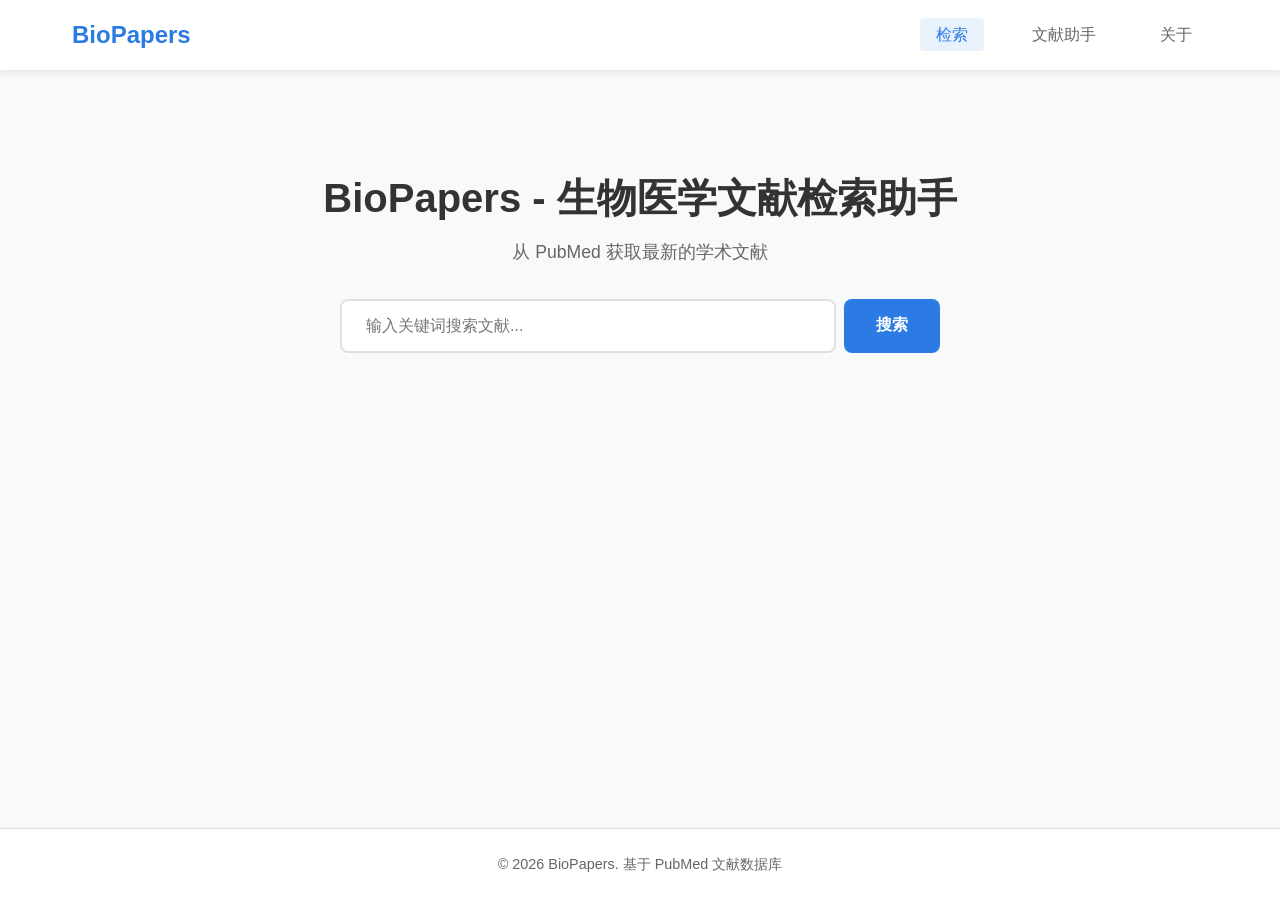
<file: templates/index.html>
<!DOCTYPE html>
<html lang="zh-CN">
<head>
    <meta charset="UTF-8">
    <meta name="viewport" content="width=device-width, initial-scale=1.0">
    <title>BioPapers - 文献检索系统</title>
    <link rel="stylesheet" href="/static/css/style.css">
</head>
<body>
    <nav class="navbar">
        <div class="nav-container">
            <a href="/" class="logo">BioPapers</a>
            <ul class="nav-menu">
                <li><a href="/" class="active">检索</a></li>
                <li><a href="/assistant">文献助手</a></li>
                <li><a href="/about">关于</a></li>
            </ul>
        </div>
    </nav>

    <main class="main-content">
        <section class="search-section">
            <div class="search-container">
                <h1>BioPapers - 生物医学文献检索助手</h1>
                <p class="subtitle">从 PubMed 获取最新的学术文献</p>
                <div class="search-box">
                    <input type="text" id="searchInput" placeholder="输入关键词搜索文献..." autocomplete="off">
                    <button id="searchBtn">搜索</button>
                </div>
            </div>
        </section>

        <section class="results-section" id="resultsSection" style="display: none;">
            <div class="results-header">
                <h2>搜索结果</h2>
                <span id="resultCount"></span>
            </div>
            <div class="results-container">
                <aside class="filter-sidebar">
                    <div class="filter-section">
                        <h3 class="filter-title">发表日期</h3>
                        <div class="date-filter-options">
                            <label class="date-option">
                                <input type="radio" name="dateFilter" value="all" checked>
                                <span>全部</span>
                            </label>
                            <label class="date-option">
                                <input type="radio" name="dateFilter" value="1">
                                <span>近 1 年</span>
                            </label>
                            <label class="date-option">
                                <input type="radio" name="dateFilter" value="5">
                                <span>近 5 年</span>
                            </label>
                            <label class="date-option">
                                <input type="radio" name="dateFilter" value="10">
                                <span>近 10 年</span>
                            </label>
                        </div>
                    </div>
                </aside>
                <div class="results-content">
                    <div id="loading" class="loading" style="display: none;">
                        <div class="spinner"></div>
                        <p>正在检索...</p>
                    </div>
                    <div id="resultsList" class="results-list"></div>
                    <div class="pagination" id="pagination"></div>
                </div>
            </div>
        </section>

        <section class="no-results" id="noResults" style="display: none;">
            <p>未找到相关文献，请尝试其他关键词</p>
        </section>
    </main>

    <footer class="footer">
        <p>&copy; 2026 BioPapers. 基于 PubMed 文献数据库</p>
    </footer>

    <script src="/static/js/app.js"></script>
</body>
</html>
</file>
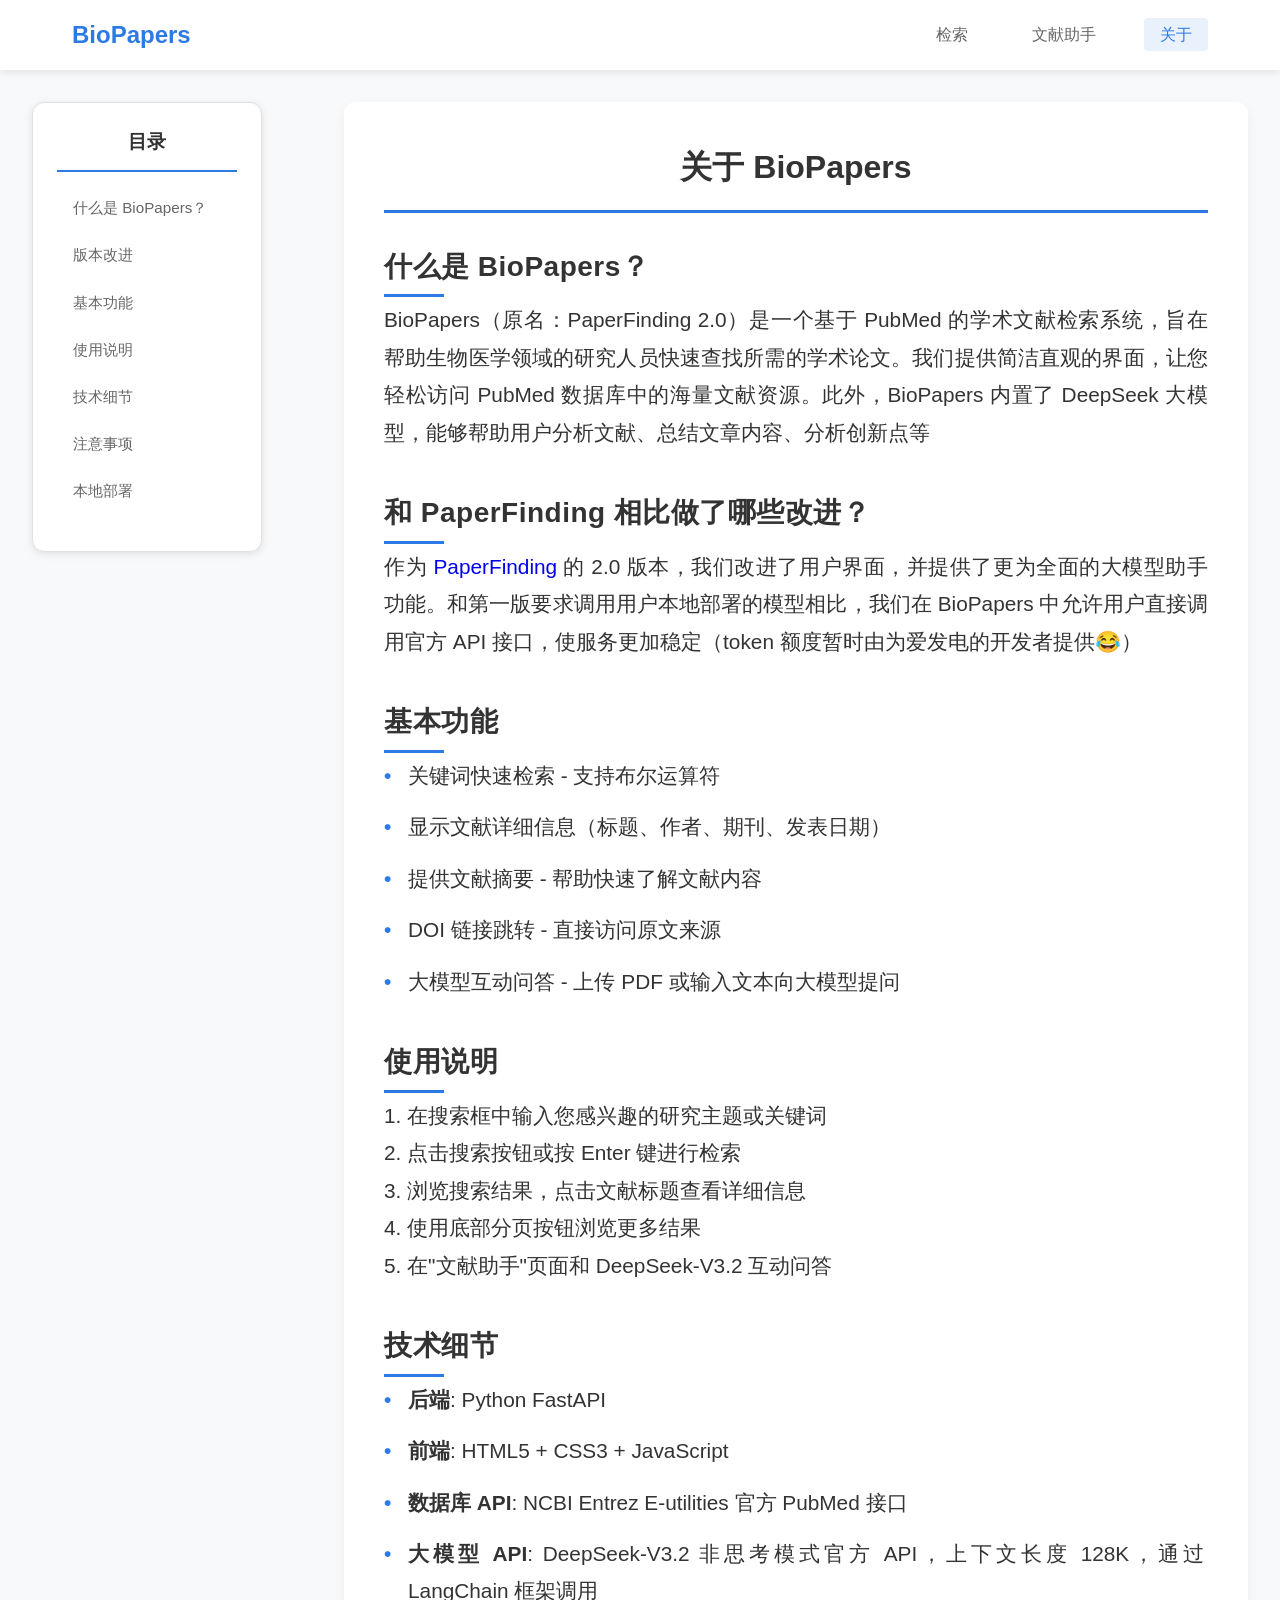
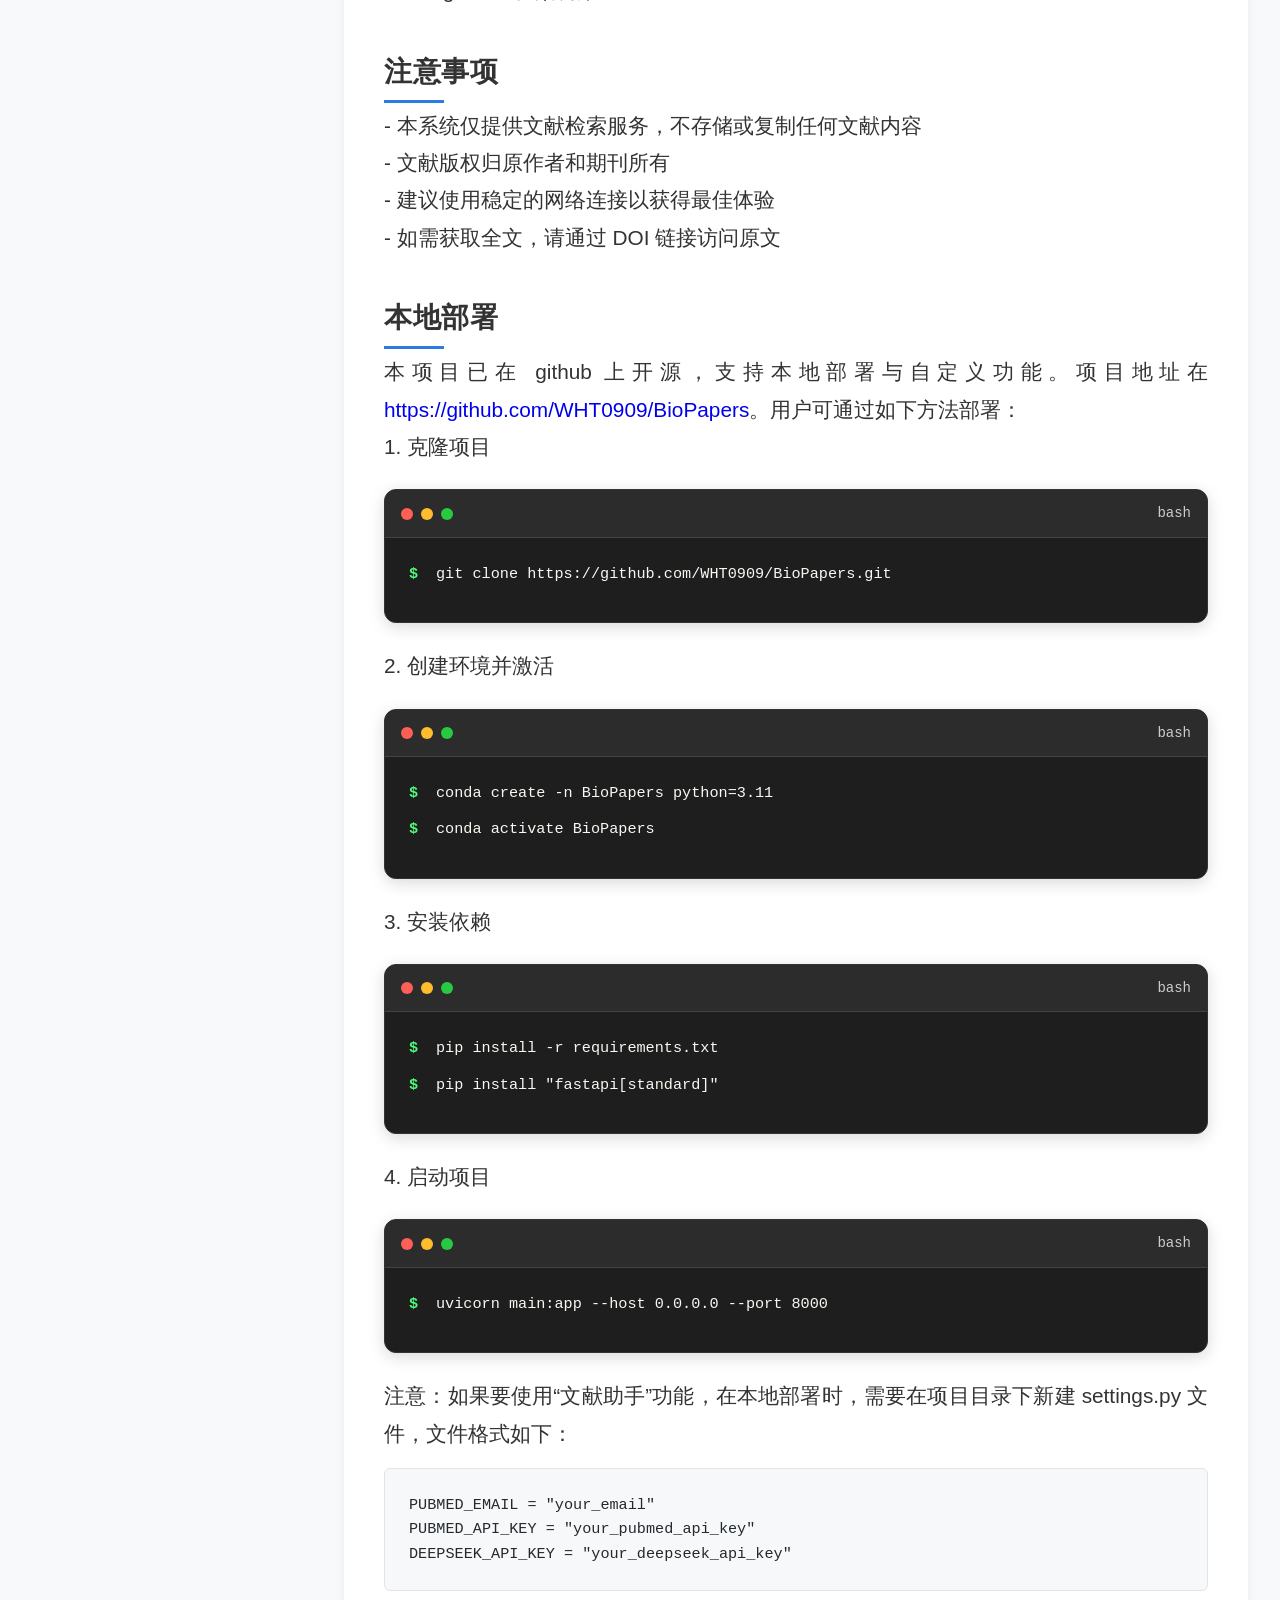
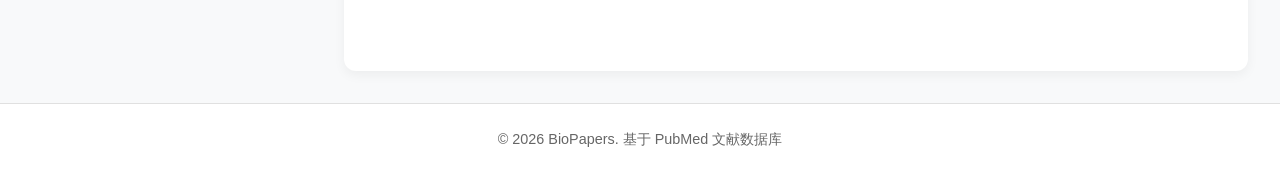
<file: templates/about.html>
<!DOCTYPE html>
<html lang="zh-CN">
<head>
    <meta charset="UTF-8">
    <meta name="viewport" content="width=device-width, initial-scale=1.0">
    <title>关于 - BioPapers</title>
    <link rel="stylesheet" href="/static/css/style.css">
</head>
<body>
    <nav class="navbar">
        <div class="nav-container">
            <a href="/" class="logo">BioPapers</a>
            <ul class="nav-menu">
                <li><a href="/">检索</a></li>
                <li><a href="/assistant">文献助手</a></li>
                <li><a href="/about" class="active">关于</a></li>
            </ul>
        </div>
    </nav>

    <main class="main-content about-page">
        <div class="about-container">
            <aside class="toc-sidebar">
                <div class="toc-card">
                    <h3 class="toc-title">目录</h3>
                    <nav class="toc-nav">
                        <ul class="toc-list">
                            <li><a href="#what-is" class="toc-link active">什么是 BioPapers？</a></li>
                            <li><a href="#comparison" class="toc-link">版本改进</a></li>
                            <li><a href="#features" class="toc-link">基本功能</a></li>
                            <li><a href="#usage" class="toc-link">使用说明</a></li>
                            <li><a href="#tech" class="toc-link">技术细节</a></li>
                            <li><a href="#notes" class="toc-link">注意事项</a></li>
                            <li><a href="#deployment" class="toc-link">本地部署</a></li>
                        </ul>
                    </nav>
                </div>
            </aside>
            
            <section class="about-section">
                <h1 class="about-title">关于 BioPapers</h1>
                
                <div class="about-section-item" id="what-is">
                    <h2 class="section-title">什么是 BioPapers？</h2>
                    <p class="section-content">
                        BioPapers（原名：PaperFinding 2.0）是一个基于 PubMed 的学术文献检索系统，旨在帮助生物医学领域的研究人员快速查找所需的学术论文。我们提供简洁直观的界面，让您轻松访问 PubMed 数据库中的海量文献资源。此外，BioPapers 内置了 DeepSeek 大模型，能够帮助用户分析文献、总结文章内容、分析创新点等
                    </p>
                </div>

                <div class="about-section-item" id="comparison">
                    <h2 class="section-title">和 PaperFinding 相比做了哪些改进？</h2>
                    <p class="section-content">
                        作为 <a href="https://github.com/WHT0909/PaperFinding" target="_blank" style="text-decoration:none">PaperFinding</a> 的 2.0 版本，我们改进了用户界面，并提供了更为全面的大模型助手功能。和第一版要求调用用户本地部署的模型相比，我们在 BioPapers 中允许用户直接调用官方 API 接口，使服务更加稳定（token 额度暂时由为爱发电的开发者提供😂）
                    </p>
                </div>

                <div class="about-section-item" id="features">
                    <h2 class="section-title">基本功能</h2>
                    <div class="section-content">
                        <ul class="feature-list">
                            <li>关键词快速检索 - 支持布尔运算符</li>
                            <li>显示文献详细信息（标题、作者、期刊、发表日期）</li>
                            <li>提供文献摘要 - 帮助快速了解文献内容</li>
                            <li>DOI 链接跳转 - 直接访问原文来源</li>
                            <li>大模型互动问答 - 上传 PDF 或输入文本向大模型提问</li>
                        </ul>
                    </div>
                </div>
                
                <div class="about-section-item" id="usage">
                    <h2 class="section-title">使用说明</h2>
                    <div class="section-content">
                        1. 在搜索框中输入您感兴趣的研究主题或关键词<br/>
                        2. 点击搜索按钮或按 Enter 键进行检索<br/>
                        3. 浏览搜索结果，点击文献标题查看详细信息<br/>
                        4. 使用底部分页按钮浏览更多结果<br/>
                        5. 在"文献助手"页面和 DeepSeek-V3.2 互动问答<br/>
                    </div>
                </div>

                <div class="about-section-item" id="tech">
                    <h2 class="section-title">技术细节</h2>
                    <div class="section-content">
                        <ul class="tech-list">
                            <li><strong>后端</strong>: Python FastAPI</li>
                            <li><strong>前端</strong>: HTML5 + CSS3 + JavaScript</li>
                            <li><strong>数据库 API</strong>: NCBI Entrez E-utilities 官方 PubMed 接口</li>
                            <li><strong>大模型 API</strong>: DeepSeek-V3.2 非思考模式官方 API，上下文长度 128K，通过 LangChain 框架调用</li>
                        </ul>
                    </div>
                </div>
                
                <div class="about-section-item" id="notes">
                    <h2 class="section-title">注意事项</h2>
                    <p class="section-content">
                        - 本系统仅提供文献检索服务，不存储或复制任何文献内容<br/>
                        - 文献版权归原作者和期刊所有<br/>
                        - 建议使用稳定的网络连接以获得最佳体验<br/>
                        - 如需获取全文，请通过 DOI 链接访问原文<br/>
                    </p>
                </div>

                <div class="about-section-item" id="deployment">
                    <h2 class="section-title">本地部署</h2>
                    <p class="section-content">
                        本项目已在 github 上开源，支持本地部署与自定义功能。项目地址在<a href="https://github.com/WHT0909/BioPapers" target="_blank" style="text-decoration:none">https://github.com/WHT0909/BioPapers</a>。用户可通过如下方法部署：
                    </p>
                    <p class="section-content">1. 克隆项目</p>
                    <div class="bash-terminal">
                        <div class="terminal-header">
                            <div class="terminal-buttons">
                                <span class="button close"></span>
                                <span class="button minimize"></span>
                                <span class="button maximize"></span>
                            </div>
                            <div class="terminal-title">bash</div>
                        </div>
                        <div class="terminal-body">
                            <div class="command-line">
                                <span class="prompt">$</span>
                                <span class="command">git clone https://github.com/WHT0909/BioPapers.git</span>
                            </div>
                        </div>
                    </div>
                    <p class="section-content">2. 创建环境并激活</p>
                    <div class="bash-terminal">
                        <div class="terminal-header">
                            <div class="terminal-buttons">
                                <span class="button close"></span>
                                <span class="button minimize"></span>
                                <span class="button maximize"></span>
                            </div>
                            <div class="terminal-title">bash</div>
                        </div>
                        <div class="terminal-body">
                            <div class="command-line">
                                <span class="prompt">$</span>
                                <span class="command">conda create -n BioPapers python=3.11</span>
                            </div>
                            <div class="command-line">
                                <span class="prompt">$</span>
                                <span class="command">conda activate BioPapers</span>
                            </div>
                        </div>
                    </div>
                    <p class="section-content">3. 安装依赖</p>
                    <div class="bash-terminal">
                        <div class="terminal-header">
                            <div class="terminal-buttons">
                                <span class="button close"></span>
                                <span class="button minimize"></span>
                                <span class="button maximize"></span>
                            </div>
                            <div class="terminal-title">bash</div>
                        </div>
                        <div class="terminal-body">
                            <div class="command-line">
                                <span class="prompt">$</span>
                                <span class="command">pip install -r requirements.txt</span>
                            </div>
                            <div class="command-line">
                                <span class="prompt">$</span>
                                <span class="command">pip install "fastapi[standard]"</span>
                            </div>
                        </div>
                    </div>
                    <p class="section-content">4. 启动项目</p>
                    <div class="bash-terminal">
                        <div class="terminal-header">
                            <div class="terminal-buttons">
                                <span class="button close"></span>
                                <span class="button minimize"></span>
                                <span class="button maximize"></span>
                            </div>
                            <div class="terminal-title">bash</div>
                        </div>
                        <div class="terminal-body">
                            <div class="command-line">
                                <span class="prompt">$</span>
                                <span class="command">uvicorn main:app --host 0.0.0.0 --port 8000</span>
                            </div>
                        </div>
                    </div>
                    <p class="section-content">注意：如果要使用“文献助手”功能，在本地部署时，需要在项目目录下新建 settings.py 文件，文件格式如下：</p>
                    <div class="code-block">
                        <pre><code class="language-python">PUBMED_EMAIL = "your_email"
PUBMED_API_KEY = "your_pubmed_api_key"
DEEPSEEK_API_KEY = "your_deepseek_api_key"</code></pre>
                    </div>
                </div>
            </section>
        </div>
    </main>

    <footer class="footer">
        <p>&copy; 2026 BioPapers. 基于 PubMed 文献数据库</p>
    </footer>
    
    <script>
        document.addEventListener('DOMContentLoaded', function() {
            const tocLinks = document.querySelectorAll('.toc-link');
            const sections = document.querySelectorAll('.about-section-item');
            const tocSidebar = document.querySelector('.toc-sidebar');
            
            function setActiveLink() {
                let currentSection = '';
                
                sections.forEach(section => {
                    const sectionTop = section.offsetTop - 100;
                    const sectionHeight = section.offsetHeight;
                    
                    if (window.scrollY >= sectionTop && window.scrollY < sectionTop + sectionHeight) {
                        currentSection = section.getAttribute('id');
                    }
                });
                
                tocLinks.forEach(link => {
                    link.classList.remove('active');
                    if (link.getAttribute('href') === '#' + currentSection) {
                        link.classList.add('active');
                    }
                });
            }
            
            tocLinks.forEach(link => {
                link.addEventListener('click', function(e) {
                    e.preventDefault();
                    const targetId = this.getAttribute('href');
                    const targetSection = document.querySelector(targetId);
                    
                    if (targetSection) {
                        const offsetTop = targetSection.offsetTop - 80;
                        window.scrollTo({
                            top: offsetTop,
                            behavior: 'smooth'
                        });
                    }
                });
            });
            
            window.addEventListener('scroll', function() {
                setActiveLink();
            });
            
            setActiveLink();
        });
    </script>
</body>
</html>
</file>
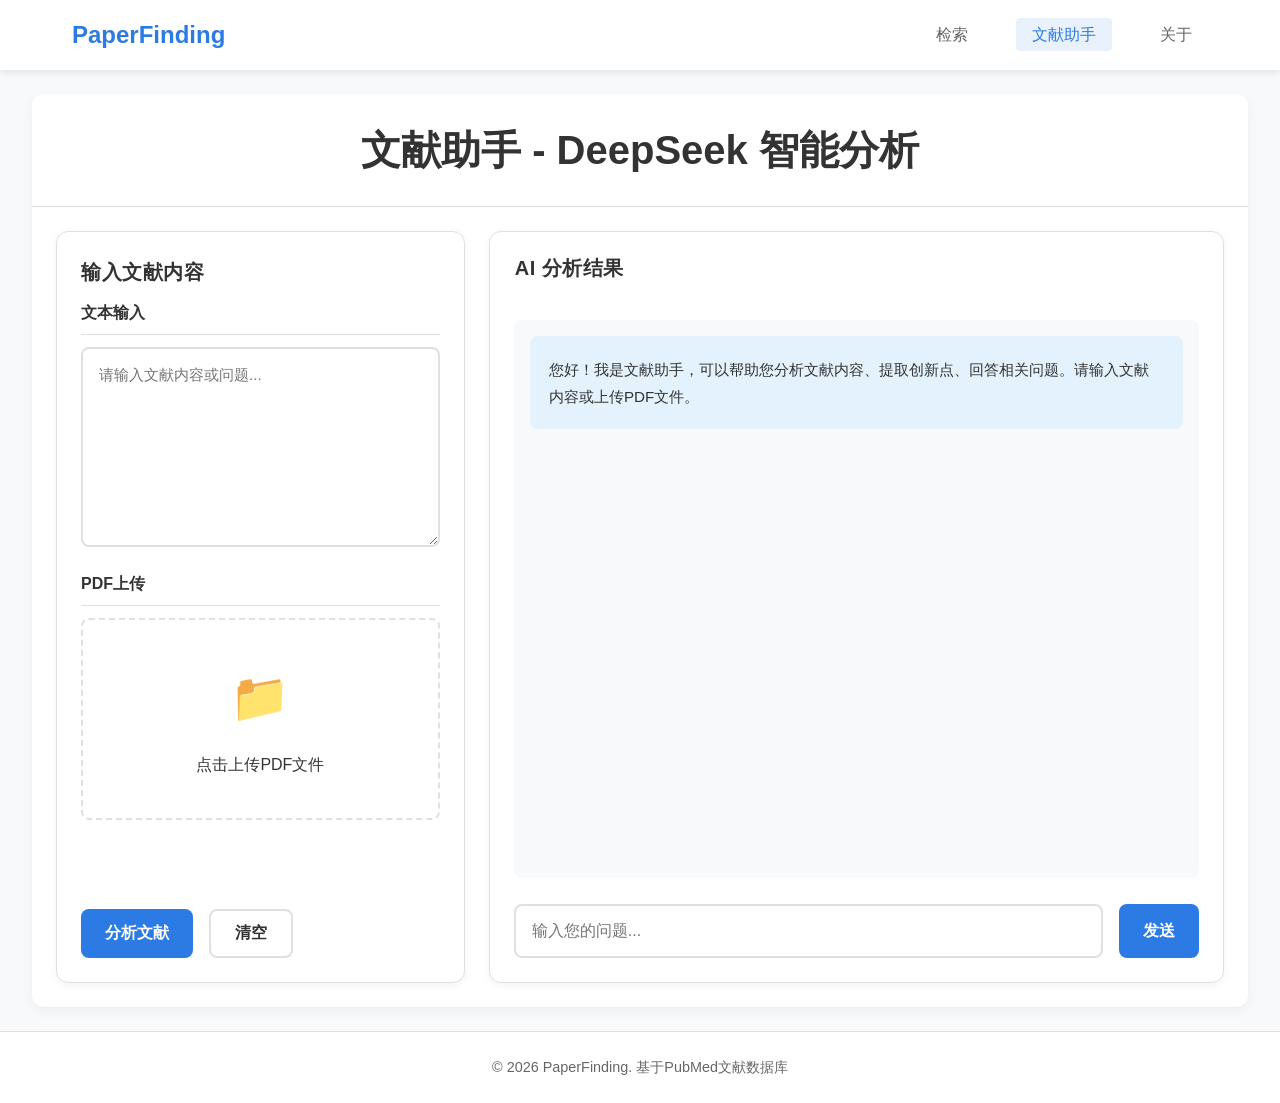
<file: templates/assistant.html>
<!DOCTYPE html>
<html lang="zh-CN">
<head>
    <meta charset="UTF-8">
    <meta name="viewport" content="width=device-width, initial-scale=1.0">
    <title>文献助手 - PaperFinding</title>
    <link rel="stylesheet" href="/static/css/style.css">
</head>
<body>
    <nav class="navbar">
        <div class="nav-container">
            <a href="/" class="logo">PaperFinding</a>
            <ul class="nav-menu">
                <li><a href="/">检索</a></li>
                <li><a href="/assistant" class="active">文献助手</a></li>
                <li><a href="/about">关于</a></li>
            </ul>
        </div>
    </nav>

    <main class="main-content assistant-page">
        <section class="assistant-section">
            <h1 class="assistant-title">文献助手 - DeepSeek 智能分析</h1>
            
            <div class="assistant-container">
                <!-- 左侧输入区 -->
                <div class="input-section">
                    <h2 class="assistant-section-title">输入文献内容</h2>
                    
                    <div class="input-options">
                        <div class="input-option">
                            <h3>文本输入</h3>
                            <textarea id="textInput" placeholder="请输入文献内容或问题..."></textarea>
                        </div>
                        
                        <div class="input-option">
                            <h3>PDF上传</h3>
                            <div class="file-upload">
                                <input type="file" id="pdfUpload" accept=".pdf">
                                <label for="pdfUpload" class="upload-label">
                                    <span class="upload-icon">📁</span>
                                    <span class="upload-text">点击上传PDF文件</span>
                                </label>
                                <div id="fileInfo" class="file-info"></div>
                            </div>
                        </div>
                    </div>
                    
                    <div class="action-buttons">
                        <button id="analyzeBtn" class="primary-btn">分析文献</button>
                        <button id="clearBtn" class="secondary-btn">清空</button>
                    </div>
                </div>
                
                <!-- 右侧回答区 -->
                <div class="response-section">
                    <h2 class="assistant-section-title" id="AI-result-text">AI 分析结果</h2>
                    
                    <div class="chat-container">
                        <div id="chatHistory" class="chat-history">
                            <!-- 对话历史将在这里显示 -->
                            <div class="system-message">
                                <p>您好！我是文献助手，可以帮助您分析文献内容、提取创新点、回答相关问题。请输入文献内容或上传PDF文件。</p>
                            </div>
                        </div>
                        
                        <div class="chat-input">
                            <input type="text" id="chatInput" placeholder="输入您的问题...">
                            <button id="sendBtn" class="send-btn">发送</button>
                        </div>
                    </div>
                </div>
            </div>
        </section>
    </main>

    <footer class="footer">
        <p>&copy; 2026 PaperFinding. 基于PubMed文献数据库</p>
    </footer>

    <script src="/static/js/assistant.js"></script>
</body>
</html>
</file>
<file: static/css/style.css>
:root {
    --primary-color: #2c7be5;
    --primary-dark: #1a68d1;
    --secondary-color: #6c757d;
    --background-color: #f8f9fa;
    --card-background: #ffffff;
    --text-primary: #333333;
    --text-secondary: #666666;
    --border-color: #e0e0e0;
    --shadow: 0 2px 8px rgba(0, 0, 0, 0.1);
    --shadow-hover: 0 4px 16px rgba(0, 0, 0, 0.15);
}

* {
    margin: 0;
    padding: 0;
    box-sizing: border-box;
}

body {
    font-family: -apple-system, BlinkMacSystemFont, "Segoe UI", Roboto, "Helvetica Neue", Arial, sans-serif;
    background-color: var(--background-color);
    color: var(--text-primary);
    line-height: 1.6;
    min-height: 100vh;
    display: flex;
    flex-direction: column;
}

.navbar {
    background-color: var(--card-background);
    box-shadow: var(--shadow);
    position: sticky;
    top: 0;
    z-index: 1000;
}

.nav-container {
    max-width: 1200px;
    margin: 0 auto;
    padding: 1rem 2rem;
    display: flex;
    justify-content: space-between;
    align-items: center;
}

.logo {
    font-size: 1.5rem;
    font-weight: 700;
    color: var(--primary-color);
    text-decoration: none;
}

.nav-menu {
    list-style: none;
    display: flex;
    gap: 2rem;
}

.nav-menu a {
    text-decoration: none;
    color: var(--text-secondary);
    font-weight: 500;
    transition: color 0.3s;
    padding: 0.5rem 1rem;
    border-radius: 4px;
}

.nav-menu a:hover,
.nav-menu a.active {
    color: var(--primary-color);
    background-color: rgba(44, 123, 229, 0.1);
}

.main-content {
    flex: 1;
    max-width: 1200px;
    width: 100%;
    margin: 0 auto;
    padding: 2rem;
}

.search-section {
    text-align: center;
    padding: 4rem 0 0 0;
}

.search-container h1 {
    font-size: 2.5rem;
    margin-bottom: 0.5rem;
    color: var(--text-primary);
}

.subtitle {
    color: var(--text-secondary);
    font-size: 1.1rem;
    margin-bottom: 2rem;
}

.search-box {
    display: flex;
    max-width: 600px;
    margin: 0 auto;
    gap: 0.5rem;
}

.search-box input {
    flex: 1;
    padding: 1rem 1.5rem;
    font-size: 1rem;
    border: 2px solid var(--border-color);
    border-radius: 8px;
    outline: none;
    transition: border-color 0.3s, box-shadow 0.3s;
}

.search-box input:focus {
    border-color: var(--primary-color);
    box-shadow: 0 0 0 4px rgba(44, 123, 229, 0.1);
}

.search-box button {
    padding: 1rem 2rem;
    font-size: 1rem;
    font-weight: 600;
    background-color: var(--primary-color);
    color: white;
    border: none;
    border-radius: 8px;
    cursor: pointer;
    transition: background-color 0.3s, transform 0.1s;
}

.search-box button:hover {
    background-color: var(--primary-dark);
}

.search-box button:active {
    transform: scale(0.98);
}

.results-section {
    margin-top: 2rem;
}

.results-header {
    display: flex;
    justify-content: space-between;
    align-items: center;
    margin-bottom: 1.5rem;
}

.results-header h2 {
    font-size: 1.5rem;
}

#resultCount {
    color: var(--text-secondary);
    font-size: 0.95rem;
}

.results-container {
    display: flex;
    gap: 2rem;
    align-items: flex-start;
}


.filter-wrapper {
    display: flex;
    flex-direction: column;
    gap: 2rem;
    width: 240px;
    flex-shrink: 0;
}

.filter-sidebar {
    width: 200px;
    height: 230px;
    flex-shrink: 0;
    background-color: var(--card-background);
    border-radius: 12px;
    padding: 1.5rem;
    box-shadow: var(--shadow);
}

.filter-section {
    margin-bottom: 1.5rem;
}

.filter-title {
    font-size: 1rem;
    font-weight: 600;
    color: var(--text-primary);
    margin-bottom: 1rem;
    padding-bottom: 0.5rem;
    border-bottom: 2px solid var(--border-color);
}

.filter-options {
    display: flex;
    flex-direction: column;
    gap: 0.75rem;
}

.user-option {
    display: flex;
    align-items: center;
    gap: 0.5rem;
    cursor: pointer;
    padding: 0rem;
    border-radius: 6px;
    transition: background-color 0.2s;
}

.user-option:hover {
    background-color: var(--background-color);
}

.user-option input[type="radio"] {
    width: 16px;
    height: 16px;
    cursor: pointer;
    accent-color: var(--primary-color);
}

.user-option span {
    font-size: 0.95rem;
    color: var(--text-secondary);
}

.results-content {
    flex: 1;
    min-width: 0;
}

.loading {
    text-align: center;
    padding: 3rem;
}

.spinner {
    width: 50px;
    height: 50px;
    border: 4px solid var(--border-color);
    border-top-color: var(--primary-color);
    border-radius: 50%;
    margin: 0 auto 1rem;
    animation: spin 1s linear infinite;
}

@keyframes spin {
    to { transform: rotate(360deg); }
}

.results-list {
    display: flex;
    flex-direction: column;
    gap: 1rem;
}

.article-card {
    background-color: var(--card-background);
    border-radius: 12px;
    padding: 1.5rem;
    box-shadow: var(--shadow);
    transition: box-shadow 0.3s, transform 0.2s;
    margin-bottom: 1.5rem;
}

.article-card:hover {
    box-shadow: var(--shadow-hover);
    transform: translateY(-2px);
}

.article-title {
    font-size: 1.1rem;
    font-weight: 600;
    color: var(--primary-color);
    margin-bottom: 0.75rem;
    cursor: pointer;
    text-decoration: none;
    display: block;
}

.article-title:hover {
    text-decoration: underline;
}

.article-meta {
    display: flex;
    flex-wrap: wrap;
    gap: 1rem;
    font-size: 0.9rem;
    color: var(--text-secondary);
    margin-bottom: 0.75rem;
}

.article-meta span {
    display: flex;
    align-items: center;
}

.article-abstract {
    font-size: 0.95rem;
    color: var(--text-secondary);
    line-height: 1.7;
    max-height: 4.5em;
    overflow: hidden;
    text-overflow: ellipsis;
    display: -webkit-box;
    -webkit-line-clamp: 3;
    -webkit-box-orient: vertical;
}

.article-abstract.expanded {
    max-height: none;
    -webkit-line-clamp: unset;
}

.read-more {
    color: var(--primary-color);
    cursor: pointer;
    font-size: 0.9rem;
    margin-top: 0.5rem;
    display: inline-block;
}

.article-footer {
    margin-top: 1rem;
    padding-top: 1rem;
    border-top: 1px solid var(--border-color);
    display: flex;
    justify-content: space-between;
    align-items: center;
}

.pmid {
    font-size: 0.85rem;
    color: var(--text-secondary);
}

.pmid-link {
    font-size: 0.85rem;
    color: var(--text-secondary);
    text-decoration: none;
}

.pmid-link:hover {
    color: var(--primary-color);
}

.doi-link {
    color: var(--primary-color);
    text-decoration: none;
    font-size: 0.9rem;
}

.doi-link:hover {
    text-decoration: underline;
}

.pagination {
    display: flex;
    justify-content: center;
    gap: 0.5rem;
    margin-top: 2rem;
}

.pagination button {
    padding: 0.5rem 1rem;
    border: 1px solid var(--border-color);
    background-color: var(--card-background);
    border-radius: 6px;
    cursor: pointer;
    transition: all 0.3s;
}

.pagination button:hover:not(:disabled) {
    background-color: var(--primary-color);
    color: white;
    border-color: var(--primary-color);
}

.pagination button:disabled {
    opacity: 0.5;
    cursor: not-allowed;
}

.pagination button.active {
    background-color: var(--primary-color);
    color: white;
    border-color: var(--primary-color);
}

.pagination .page-info {
    padding: 0.5rem 1rem;
    color: var(--text-secondary);
}

/* About Page Styles */
.about-page {
    max-width: 1400px;
    margin: 0 auto;
    padding: 2rem;
}

.about-section {
    background-color: white;
    border-radius: 12px;
    padding: 2.5rem;
    box-shadow: 0 4px 12px rgba(0, 0, 0, 0.05);
}

.about-title {
    font-size: 2.5rem;
    font-weight: 700;
    color: var(--text-primary);
    margin-bottom: 2.5rem;
    text-align: center;
    border-bottom: 3px solid var(--primary-color);
    padding-bottom: 1rem;
}

.about-section-item {
    margin-bottom: 2.5rem;
}

.about-section-item .section-title {
    font-size: 1.75rem;
    font-weight: 800;
    color: var(--text-primary);
    margin-bottom: 0.75rem;
    /* text-transform: uppercase; */
    position: relative;
    letter-spacing: 0.5px;
}

.section-title::after {
    content: '';
    width: 60px;
    height: 3px;
    background-color: var(--primary-color);
    position: absolute;
    bottom: -0.5rem;
    left: 0;
}

.section-content {
    font-size: 1.3rem;
    line-height: 1.8;
    color: var(--text-primary);
    text-align: justify;
}

.assistant-section-title{
    font-size: 1.25rem;
    font-weight: 800;
    color: var(--text-primary);
    margin-bottom: 0.75rem;
    /* text-transform: uppercase; */
    position: relative;
    letter-spacing: 0.5px;
}

.tech-list, .feature-list, .usage-list {
    list-style: none;
    padding: 0;
    margin: 0;
}

.tech-list li, .feature-list li, .usage-list li {
    margin-bottom: 0.875rem;
    padding-left: 1.5rem;
    position: relative;
}

.tech-list li::before, .feature-list li::before {
    content: '•';
    color: var(--primary-color);
    font-weight: bold;
    position: absolute;
    left: 0;
    margin-right: 0.5rem;
}

.usage-list li {
    counter-increment: step-counter;
}

.usage-list li::before {
    content: counter(step-counter);
    color: white;
    background-color: var(--primary-color);
    width: 1.5rem;
    height: 1.5rem;
    border-radius: 50%;
    display: inline-flex;
    align-items: center;
    justify-content: center;
    font-size: 0.875rem;
    font-weight: 600;
    position: absolute;
    left: -2.5rem;
    margin-right: 0.5rem;
}

/* Assistant Page Styles */
.assistant-page {
    max-width: 1600px;
    margin: 0 auto;
    padding: 1.5rem 2rem;
    height: 80vh;
    min-height: 600px;
    box-sizing: border-box;
}

.assistant-section {
    background-color: white;
    border-radius: 12px;
    padding: 0;
    box-shadow: 0 4px 12px rgba(0, 0, 0, 0.05);
    overflow: hidden;
    height: 100%;
    display: flex;
    flex-direction: column;
}

.assistant-title {
    font-size: 2.5rem;
    font-weight: 700;
    color: var(--text-primary);
    text-align: center;
    border-bottom: 1px solid var(--border-color);
    padding: 1.5rem;
    margin: 0;
}

.assistant-container {
    display: flex !important;
    gap: 1.5rem;
    /* height: calc(100% - 120px); */
    height: 800px;
    padding: 1.5rem;
    flex-direction: row !important;
    flex-wrap: nowrap;
    align-items: stretch;
    width: 100%;
    overflow: hidden;
    box-sizing: border-box;
}

.input-section {
    width: 35%;
    min-width: 380px;
    max-width: 450px;
    background-color: #ffffff;
    padding: 1.5rem;
    border-radius: 12px;
    border: 1px solid var(--border-color);
    display: flex;
    flex-direction: column;
    box-shadow: 0 2px 8px rgba(0, 0, 0, 0.05);
    height: 100%;
    overflow: hidden;
}

.response-section {
    flex: 1;
    background-color: #ffffff;
    padding: 0;
    border-radius: 12px;
    border: 1px solid var(--border-color);
    display: flex;
    flex-direction: column;
    box-shadow: 0 2px 8px rgba(0, 0, 0, 0.05);
    overflow: hidden;
    min-width: 600px;
    height: 100%;
}

.input-options {
    flex: 1;
    display: flex;
    flex-direction: column;
    gap: 1.5rem;
    margin-bottom: 1.5rem;
    overflow-y: auto;
}

.input-option {
    display: flex;
    flex-direction: column;
}

.input-option h3 {
    font-size: 1rem;
    font-weight: 600;
    color: var(--text-primary);
    margin-bottom: 0.75rem;
    padding-bottom: 0.5rem;
    border-bottom: 1px solid var(--border-color);
}

#textInput {
    flex: 1;
    width: 100%;
    min-height: 200px; /* 加高输入框，提升体验 */
    padding: 1rem;
    border: 2px solid var(--border-color);
    border-radius: 8px;
    resize: vertical; /* 允许垂直拉伸 */
    font-family: inherit;
    font-size: 0.95rem;
    transition: border-color 0.3s;
}

#textInput:focus {
    border-color: var(--primary-color);
    outline: none;
}

.file-upload {
    position: relative;
    min-height: 180px; /* 加高上传区域 */
}

#pdfUpload {
    position: absolute;
    top: 0;
    left: 0;
    width: 100%;
    height: 100%;
    opacity: 0;
    cursor: pointer;
    z-index: 2;
}

.upload-label {
    display: flex;
    align-items: center;
    justify-content: center;
    height: 100%;
    border: 2px dashed var(--border-color);
    border-radius: 8px;
    background-color: white;
    cursor: pointer;
    transition: all 0.3s;
    flex-direction: column;
    padding: 2rem;
}

.upload-label:hover {
    border-color: var(--primary-color);
    background-color: rgba(44, 123, 229, 0.05);
}

.upload-icon {
    font-size: 3rem;
    margin-bottom: 1rem;
}

.upload-text {
    text-align: center;
}

.file-info {
    margin-top: 1rem;
    font-size: 0.9rem;
    color: var(--text-secondary);
}

.action-buttons {
    display: flex;
    gap: 1rem;
    margin-top: auto;
}

.primary-btn {
    padding: 0.75rem 1.5rem;
    font-size: 1rem;
    font-weight: 600;
    background-color: var(--primary-color);
    color: white;
    border: none;
    border-radius: 8px;
    cursor: pointer;
    transition: background-color 0.3s;
}

.primary-btn:hover {
    background-color: var(--primary-dark);
}

.secondary-btn {
    padding: 0.75rem 1.5rem;
    font-size: 1rem;
    font-weight: 600;
    background-color: white;
    color: var(--text-primary);
    border: 2px solid var(--border-color);
    border-radius: 8px;
    cursor: pointer;
    transition: all 0.3s;
}

.secondary-btn:hover {
    border-color: var(--primary-color);
    color: var(--primary-color);
}

.chat-container {
    display: flex;
    flex-direction: column;
    flex: 1;
    flex-basis: 620px;
    height: 150px;
    padding: 1.5rem;
    overflow: hidden;
    box-sizing: border-box;
}

/* .section-title {
    font-size: 1rem;
    font-weight: 600;
    color: var(--text-primary);
    padding-bottom: 1rem;
    border-bottom: 1px solid var(--border-color);
    margin-bottom: 1rem;
} */

#AI-result-text{
    padding-left: 25px;
    padding-top: 20px;
}

.chat-history {
    flex: 1;
    overflow-y: auto;
    margin-bottom: 1rem;
    padding: 1rem;
    background-color: #f8f9fa;
    border-radius: 8px;
    line-height: 1.8;
    min-height: 200px;
    max-height: calc(100% - 80px);
}

.system-message {
    background-color: #e3f2fd;
    padding: 1.2rem;
    border-radius: 8px;
    margin-bottom: 1rem;
    font-size: 0.95rem;
}

.user-message {
    background-color: #e8f5e8;
    padding: 1rem;
    border-radius: 8px;
    margin-bottom: 1rem;
    align-self: flex-end;
    max-width: 80%;
    margin-left: auto;
}

.assistant-message {
    background-color: white;
    padding: 1rem;
    border: 1px solid var(--border-color);
    border-radius: 8px;
    margin-bottom: 1rem;
    max-width: 90%
}

.loading-message {
    color: var(--text-secondary);
    font-style: italic;
    text-align: center;
    padding: 1rem;
}

.chat-input {
    display: flex;
    gap: 1rem;
    margin-top: auto;
}

#chatInput {
    flex: 1;
    padding: 1rem;
    border: 2px solid var(--border-color);
    border-radius: 8px;
    font-size: 1rem;
}

.send-btn {
    padding: 1rem 1.5rem;
    font-size: 1rem;
    font-weight: 600;
    background-color: var(--primary-color);
    color: white;
    border: none;
    border-radius: 8px;
    cursor: pointer;
    transition: background-color 0.3s;
}

.send-btn:hover {
    background-color: var(--primary-dark);
}

/* 响应式设计 */
@media (max-width: 1024px) {
    .assistant-page {
        height: auto;
        min-height: 80vh;
    }
    
    .assistant-container {
        flex-direction: column;
        height: auto;
        min-height: 70vh;
    }
    
    .input-section {
        width: 100%;
        min-width: auto;
        max-width: none;
        height: 400px;
    }
    
    .response-section {
        min-height: 400px;
        height: 400px;
        min-width: auto;
    }
    
    .chat-container {
        height: 100%;
    }

    .chat-history {
        min-height: 150px;
        max-height: calc(100% - 60px);
    }
}

.no-results {
    text-align: center;
    padding: 4rem;
    color: var(--text-secondary);
    font-size: 1.1rem;
}

.about-page {
    max-width: 800px;
}

.about-section h1 {
    font-size: 2rem;
    margin-bottom: 2rem;
    text-align: center;
}

.about-content {
    display: flex;
    flex-direction: column;
    gap: 1.5rem;
}

.about-card {
    background-color: var(--card-background);
    border-radius: 12px;
    padding: 1.5rem;
    box-shadow: var(--shadow);
}

.about-card h2 {
    font-size: 1.2rem;
    margin-bottom: 1rem;
    color: var(--primary-color);
}

.about-card p {
    color: var(--text-secondary);
    line-height: 1.7;
}

.about-card ul,
.about-card ol {
    margin-left: 1.5rem;
    color: var(--text-secondary);
    line-height: 1.8;
}

.about-card li {
    margin-bottom: 0.5rem;
}

.footer {
    background-color: var(--card-background);
    text-align: center;
    padding: 1.5rem;
    margin-top: auto;
    border-top: 1px solid var(--border-color);
    color: var(--text-secondary);
    font-size: 0.9rem;
}

.back-link {
    display: inline-block;
    color: var(--primary-color);
    text-decoration: none;
    margin-bottom: 1.5rem;
    font-weight: 500;
}

.back-link:hover {
    text-decoration: underline;
}

.article-detail-page {
    max-width: 900px;
}

.article-detail {
    background-color: var(--card-background);
    border-radius: 12px;
    padding: 2rem;
    box-shadow: var(--shadow);
}

.detail-title {
    font-size: 1.5rem;
    color: var(--text-primary);
    margin-bottom: 1.5rem;
    line-height: 1.4;
}

.detail-meta {
    display: grid;
    gap: 0.75rem;
    margin-bottom: 2rem;
    padding-bottom: 1.5rem;
    border-bottom: 1px solid var(--border-color);
}

.meta-item {
    font-size: 0.95rem;
}

.meta-item strong {
    color: var(--text-primary);
    margin-right: 0.5rem;
}

.meta-item span {
    color: var(--text-secondary);
}

.detail-section {
    margin-top: 1.5rem;
}

.detail-section h2 {
    font-size: 1.2rem;
    color: var(--primary-color);
    margin-bottom: 1rem;
}

.detail-abstract {
    font-size: 1rem;
    line-height: 1.8;
    color: var(--text-secondary);
    text-align: justify;
}

.detail-abstract.no-abstract {
    font-style: italic;
    color: var(--text-secondary);
    opacity: 0.7;
}

.error-message {
    text-align: center;
    padding: 3rem;
    color: #dc3545;
    background-color: var(--card-background);
    border-radius: 12px;
    box-shadow: var(--shadow);
}

.about-card p {
    color: var(--text-secondary);
    line-height: 1.7;
}

.about-card ul,
.about-card ol {
    margin-left: 1.5rem;
    color: var(--text-secondary);
    line-height: 1.8;
}

.about-card li {
    margin-bottom: 0.5rem;
}

.footer {
    background-color: var(--card-background);
    text-align: center;
    padding: 1.5rem;
    margin-top: auto;
    border-top: 1px solid var(--border-color);
    color: var(--text-secondary);
    font-size: 0.9rem;
}

@media (max-width: 768px) {
    .nav-container {
        flex-direction: column;
        gap: 1rem;
    }
    
    .nav-menu {
        gap: 1rem;
    }
    
    .search-container h1 {
        font-size: 1.8rem;
    }
    
    .search-box {
        flex-direction: column;
    }
    
    .search-box button {
        width: 100%;
    }
    
    .article-meta {
        flex-direction: column;
        gap: 0.5rem;
    }
    
    .results-header {
        flex-direction: column;
        align-items: flex-start;
        gap: 0.5rem;
    }
}

/* About Page TOC Sidebar Styles */
.about-container {
    display: flex;
    gap: 2rem;
    align-items: flex-start;
    position: relative;
}

.toc-sidebar {
    width: 280px;
    flex-shrink: 0;
    position: sticky;
    top: 80px;
    left: 2rem;
    transition: transform 0.3s ease-out;
    z-index: 100;
}

.toc-card {
    background-color: var(--card-background);
    border-radius: 12px;
    padding: 1.5rem;
    box-shadow: var(--shadow);
    border: 1px solid var(--border-color);
    margin-right: 50px;
    height: 450px;
}

.toc-title {
    font-size: 1.2rem;
    font-weight: 700;
    color: var(--text-primary);
    margin-bottom: 1rem;
    padding-bottom: 0.75rem;
    border-bottom: 2px solid var(--primary-color);
    text-align: center;
}

.toc-nav {
    overflow-y: auto;
    max-height: calc(100vh - 250px);
}

.toc-list {
    list-style: none;
    padding: 0;
    margin: 0;
}

.toc-list li {
    margin-bottom: 0.5rem;
}

.toc-link {
    display: block;
    padding: 0.75rem 1rem;
    color: var(--text-secondary);
    text-decoration: none;
    border-radius: 8px;
    transition: all 0.3s ease;
    font-size: 0.95rem;
    line-height: 1.0;
}

.toc-link:hover {
    background-color: rgba(44, 123, 229, 0.1);
    color: var(--primary-color);
}

.toc-link.active {
    background-color: var(--primary-color);
    color: white;
    font-weight: 600;
    box-shadow: 0 2px 8px rgba(44, 123, 229, 0.3);
}

/* Update about-section to work with TOC layout */
.about-page {
    max-width: 1400px;
}

.about-section {
    flex: 1;
    min-width: 0;
}

/* Bash Terminal Styles */
.bash-terminal {
    background-color: #1e1e1e;
    border-radius: 12px;
    overflow: hidden;
    box-shadow: var(--shadow-hover);
    margin: 1.5rem 0;
    border: 1px solid #333;
}

.terminal-header {
    background-color: #2c2c2c;
    padding: 0.75rem 1rem;
    display: flex;
    align-items: center;
    justify-content: space-between;
    border-bottom: 1px solid #444;
}

.terminal-buttons {
    display: flex;
    gap: 0.5rem;
}

.terminal-buttons .button {
    width: 12px;
    height: 12px;
    border-radius: 50%;
    display: inline-block;
}

.terminal-buttons .button.close {
    background-color: #ff5f57;
}

.terminal-buttons .button.minimize {
    background-color: #ffbd2e;
}

.terminal-buttons .button.maximize {
    background-color: #28ca42;
}

.terminal-title {
    color: #cccccc;
    font-size: 0.875rem;
    font-weight: 500;
    font-family: 'Consolas', 'Monaco', 'Courier New', monospace;
}

.terminal-body {
    padding: 1.5rem;
    font-family: 'Consolas', 'Monaco', 'Courier New', monospace;
    font-size: 0.95rem;
    line-height: 1.6;
    color: #f8f8f2;
}

.command-line {
    margin-bottom: 0.75rem;
    display: flex;
    align-items: center;
    gap: 0.75rem;
}

.prompt {
    color: #50fa7b;
    font-weight: 600;
    min-width: 15px;
}

.command {
    color: #f8f8f2;
    white-space: pre-wrap;
    word-break: break-all;
}

.code-block {
    background-color: #f6f8fa;
    border-radius: 6px;
    padding: 1.5rem;
    margin: 1rem 0;
    overflow-x: auto;
    border: 1px solid #e1e4e8;
}

.code-block pre {
    margin: 0;
    padding: 0;
    background-color: transparent;
}

.code-block code {
    font-family: 'Consolas', 'Monaco', 'Courier New', monospace;
    font-size: 0.95rem;
    line-height: 1.6;
    color: #24292e;
    white-space: pre;
    background-color: transparent;
}

.code-block .language-python .keyword {
    color: #d73a49;
}

.code-block .language-python .string {
    color: #032f62;
}

.code-block .language-python .variable {
    color: #6f42c1;
}

.code-block .language-python .function {
    color: #6f42c1;
}

.code-block .language-python .decorator {
    color: #6f42c1;
}

.code-block .language-python .type {
    color: #005cc5;
}

.code-block .language-python .parameter {
    color: #24292e;
}

/* Responsive design */
@media (max-width: 1024px) {
    .about-container {
        flex-direction: column;
    }
    
    .toc-sidebar {
        width: 100%;
        position: static;
        left: 0;
        top: 0;
        margin-bottom: 1rem;
    }
    
    .toc-card {
        max-height: none;
    }
    
    .toc-nav {
        max-height: none;
        overflow-x: auto;
    }
    
    .toc-list {
        display: flex;
        gap: 0.5rem;
        flex-wrap: wrap;
    }
    
    .toc-list li {
        margin-bottom: 0;
    }
    
    .about-section {
        width: 100%;
        margin-left: 0;
    }
}
</file>
